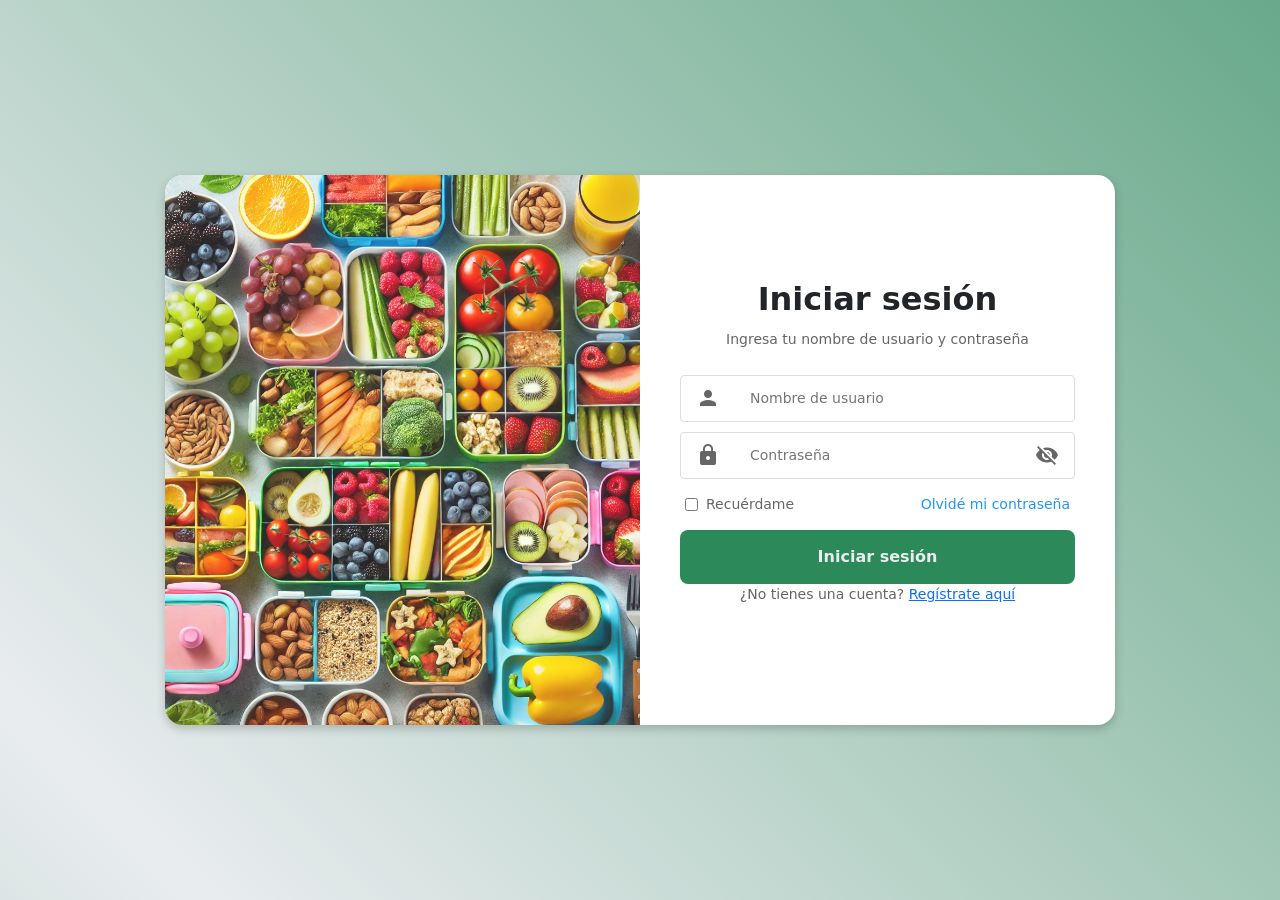
<file: index.html>
<!DOCTYPE html>
<html lang="es">

<head>
    <meta charset="UTF-8">
    <meta name="viewport" content="width=device-width, initial-scale=1.0">
    <title>NutriKids - Loncheras Saludables</title>
    <link rel="stylesheet" href="https://cdn.jsdelivr.net/npm/bootstrap@5.3.0/dist/css/bootstrap.min.css">
    <link rel="stylesheet" href="https://cdnjs.cloudflare.com/ajax/libs/font-awesome/6.4.0/css/all.min.css">
    <style>
        :root {
            --primary-color: #2c8a5a;
            --secondary-color: #f5a623;
            --background-color: #f8f9fa;
            --text-color: #2d3748;
        }

        body {
            background-color: var(--background-color);
            color: var(--text-color);
            font-family: 'Segoe UI', system-ui, sans-serif;
        }

        .navbar {
            background: var(--primary-color) !important;
            box-shadow: 0 2px 10px rgba(0, 0, 0, 0.1);
        }

        .navbar-brand {
            color: white !important;
            font-weight: 600;
        }

        .card {
            border: none;
            border-radius: 12px;
            box-shadow: 0 4px 6px rgba(0, 0, 0, 0.05);
            transition: transform 0.2s;
        }

        .card:hover {
            transform: translateY(-3px);
        }

        .badge-nutricion {
            font-size: 0.8rem;
            padding: 0.4em 0.6em;
        }

        .food-card {
            cursor: pointer;
            border: 1px solid rgba(0, 0, 0, 0.05);
        }

        .progress {
            height: 8px;
            border-radius: 4px;
        }

        .btn-primary {
            background-color: var(--primary-color);
            border: none;
            padding: 0.5rem 1.2rem;
        }

        .btn-primary:hover {
            background-color: #23734a;
        }

        .food-card img {
            height: 120px;
            object-fit: cover;
            border-radius: 12px 12px 0 0;
        }

        .card-body {
            padding: 0.8rem;
        }

        .card-img-top {
            border-bottom: 1px solid rgba(0, 0, 0, 0.1);
        }

        .receta-container {
        text-align: center;
    }

    .receta-container img {
        display: block;
        margin: 0 auto;
    }

        @media (max-width: 768px) {
            .sidebar {
                margin-bottom: 1.5rem;
            }
        }
    </style>
</head>

<script>
    if (!localStorage.getItem("loggedUser")) {
        window.location.href = "login.html"; // Redirigir si no hay sesión activa
    }
</script>

<body onload="protectPage()">
    <nav class="navbar navbar-expand-lg navbar-dark">
        <div class="container">
            <!-- Logo / Marca -->
            <a class="navbar-brand" href="#">
                <i class="fas fa-apple-alt me-2"></i>NutriKids
            </a>

            <!-- Contenedor de botones -->
            <div class="d-flex align-items-center gap-2">
                <button class="btn btn-sm btn-warning" onclick="masinformacion()">
                    <i class="fas fa-question text-white"></i>
                </button>

                <button class="btn btn-danger d-flex align-items-center gap-2 animate__animated animate__fadeIn"
                    onclick="logout()">
                    <i class="fas fa-sign-out-alt"></i>
                </button>
            </div>
        </div>
    </nav>




    <div class="modal fade" id="infoModal" tabindex="-1" aria-hidden="true">
        <div class="modal-dialog">
            <div class="modal-content">
                <div class="modal-header">
                    <h5 class="modal-title">Más Información</h5>
                    <button type="button" class="btn-close" data-bs-dismiss="modal"></button>
                </div>
                <div class="modal-body text-center">
                    <div class="row">
                        <div class="col-6">
                            <div class="card btn-primary text-white"
                                onclick="abrirEnlace('https://clinicasanfelipe.com/blog/loncheras-escolares-saludables')">
                                <div class="card-body">
                                    <h6 class="card-title">¿QUÉ SON LONCHERAS SALUDABLES?</h6>

                                </div>
                            </div>
                        </div>
                        <div class="col-6">
                            <div class="card btn-primary text-white"
                                onclick="abrirEnlace('https://drive.google.com/file/d/121EErmo3-sWibf3kNE5gGaMeDnLycPiO/view')">
                                <div class="card-body">
                                    <h6 class="card-title">¿CUÁNTAS CALORÍAS DEBEN TENER?</h6>
                                </div>
                            </div>
                        </div>
                    </div>
                </div>
            </div>
        </div>
    </div>

    <div class="container py-4">
        <div class="row">
            <!-- Nevera Virtual -->
            <aside class="col-lg-4 sidebar">
                <div class="card mb-4">
                    <div class="card-body">
                        <div class="row g-3">
                            <div class="col-md-6">
                                <label class="form-label">
                                    <i class="fas fa-child me-1"></i>¿Cuál es la edad del niño o niña?
                                </label>
                                <select id="edad" class="form-select" onchange="actualizarRecomendaciones()">
                                    <option value="2-3">2 a 3 años</option>
                                    <option value="4-8">4 a 8 años</option>
                                    <option value="9-13">9 a 13 años</option>
                                </select>
                            </div>
                            <div class="col-md-6">
                                <label class="form-label">
                                    <i class="fas fa-bullseye me-1"></i>Objetivo diario
                                </label>
                                <div class="alert alert-light small m-0">
                                    Calorías: <span id="meta-calorias">200</span> kcal
                                    <br>Proteínas: <span id="meta-proteinas">10</span>g
                                </div>
                            </div>
                        </div>
                    </div>
                </div>
                <!--
                <div class="card">
                    <div class="card-header bg-white">
                        <h5 class="m-0">
                            <i class="fas fa-chart-pie me-2 text-primary"></i>Estadísticas
                        </h5>
                    </div>
                    <div class="card-body">
                        <div class="mb-3">
                            <label class="form-label small">Categorías en nevera:</label>
                            <div id="categorias-chart"></div>
                        </div>
                        <div class="mt-3">
                            <label class="form-label small">Balance nutricional:</label>
                            <div class="progress mb-2">
                                <div class="progress-bar bg-success" id="progreso-frutas"></div>
                            </div>
                            <div class="progress mb-2">
                                <div class="progress-bar bg-primary" id="progreso-proteinas"></div>
                            </div>
                            <div class="progress">
                                <div class="progress-bar bg-warning" id="progreso-cereales"></div>
                            </div>
                        </div>
                    </div>
                </div> -->


                <!-- Panel de recetas -->
                <div class="card mb-4">
                    <div class="card-header bg-white d-flex justify-content-between align-items-center">
                        <h5 class="m-0">
                            <i class="fas fa-book me-2 text-primary"></i>Recetas de los Alimentos
                        </h5>
                        <button class="btn btn-sm btn-danger" onclick="cerrarRecetas()">
                            <i class="fas fa-times"></i>
                        </button>
                    </div>
                    <div class="card-body">
                        <ul id="lista-recetas" class="list-group small">
                            <li class="list-group-item text-muted">Selecciona alimentos de TU LONCHERA para ver recetas</li>
                        </ul>
                    </div>
                </div>
                


            </aside>

            <!-- Contenido Principal -->
            <main class="col-lg-8">

                <div class="card mb-4">
                    <div class="card-header d-flex justify-content-between align-items-center bg-white">
                        <h5 class="m-0">
                            <i class="fas fa-refrigerator me-2 text-primary"></i>Escoge los Alimentos
                        </h5>
                        <button class="btn btn-sm btn-primary" onclick="mostrarModal()">
                            <i class="fas fa-plus me-1"></i>Agregar
                        </button>
                    </div>
                    <div class="card-body">
                        <div id="alimentos-disponibles" class="row g-2"></div>
                        <p class="text-muted mt-3 small">
                            <i class="fas fa-info-circle me-1"></i>
                            Total alimentos: <span id="contador-alimentos">0</span>
                        </p>
                    </div>
                </div>

                <div class="card mb-4">
                    <div class="card-header bg-white">
                        <h5 class="m-0">
                            <i class="fas fa-lightbulb me-2 text-primary"></i>Has tus combinaciones
                        </h5>
                    </div>
                    <div class="card-body">
                        <div class="row g-2" id="lista-recomendaciones"></div>
                    </div>
                </div>

                <div class="card">
                    <div class="card-header bg-white d-flex justify-content-between align-items-center">
                        <h5 class="m-0">
                            <i class="fas fa-lunchbox me-2 text-primary"></i>Tu Lonchera
                        </h5>
                        <button class="btn btn-sm btn-danger" onclick="vaciarLonchera()">
                            <i class="fas fa-trash me-1"></i>Vaciar
                        </button>
                    </div>
                    <div class="card-body">
                        <div id="resumen-nutricional" class="mb-4"></div>
                        <div class="row g-2" id="lonchera"></div>
                    </div>
                </div>
            </main>
        </div>
    </div>

    <!-- Modal -->
    <div class="modal fade" id="modalNevera">
        <div class="modal-dialog modal-lg">
            <div class="modal-content">
                <div class="modal-header">
                    <h5 class="modal-title">
                        <i class="fas fa-search me-2"></i>Buscar alimentos
                    </h5>
                    <button type="button" class="btn-close" data-bs-dismiss="modal"></button>
                </div>
                <div class="modal-body">
                    <div class="input-group mb-3">
                        <span class="input-group-text">
                            <i class="fas fa-search"></i>
                        </span>
                        <input type="text" class="form-control" placeholder="Buscar por nombre o categoría..."
                            id="buscarAlimento" onkeyup="filtrarAlimentos(this.value)">
                    </div>
                    <div class="row g-2" id="lista-alimentos-modal"></div>
                </div>
            </div>
        </div>
    </div>

    <!-- Modal de Confirmación -->
    <div class="modal fade" id="confirmacionModal" tabindex="-1">
        <div class="modal-dialog">
            <div class="modal-content">
                <div class="modal-header">
                    <h5 class="modal-title">¿Estás seguro?</h5>
                    <button type="button" class="btn-close" data-bs-dismiss="modal"></button>
                </div>
                <div class="modal-body">
                    <p id="confirmacionMensaje"></p>
                </div>
                <div class="modal-footer">
                    <button type="button" class="btn btn-secondary" data-bs-dismiss="modal">Cancelar</button>
                    <button type="button" class="btn btn-danger" id="confirmarAccion">Sí, estoy seguro</button>
                </div>
            </div>
        </div>
    </div>

   
    <script src="assets/js/auth.js"></script>
    <script src="https://cdn.jsdelivr.net/npm/bootstrap@5.3.0/dist/js/bootstrap.bundle.min.js"></script>
    <script src="assets/js/scripts.js"></script>
</body>

</html>
</file>
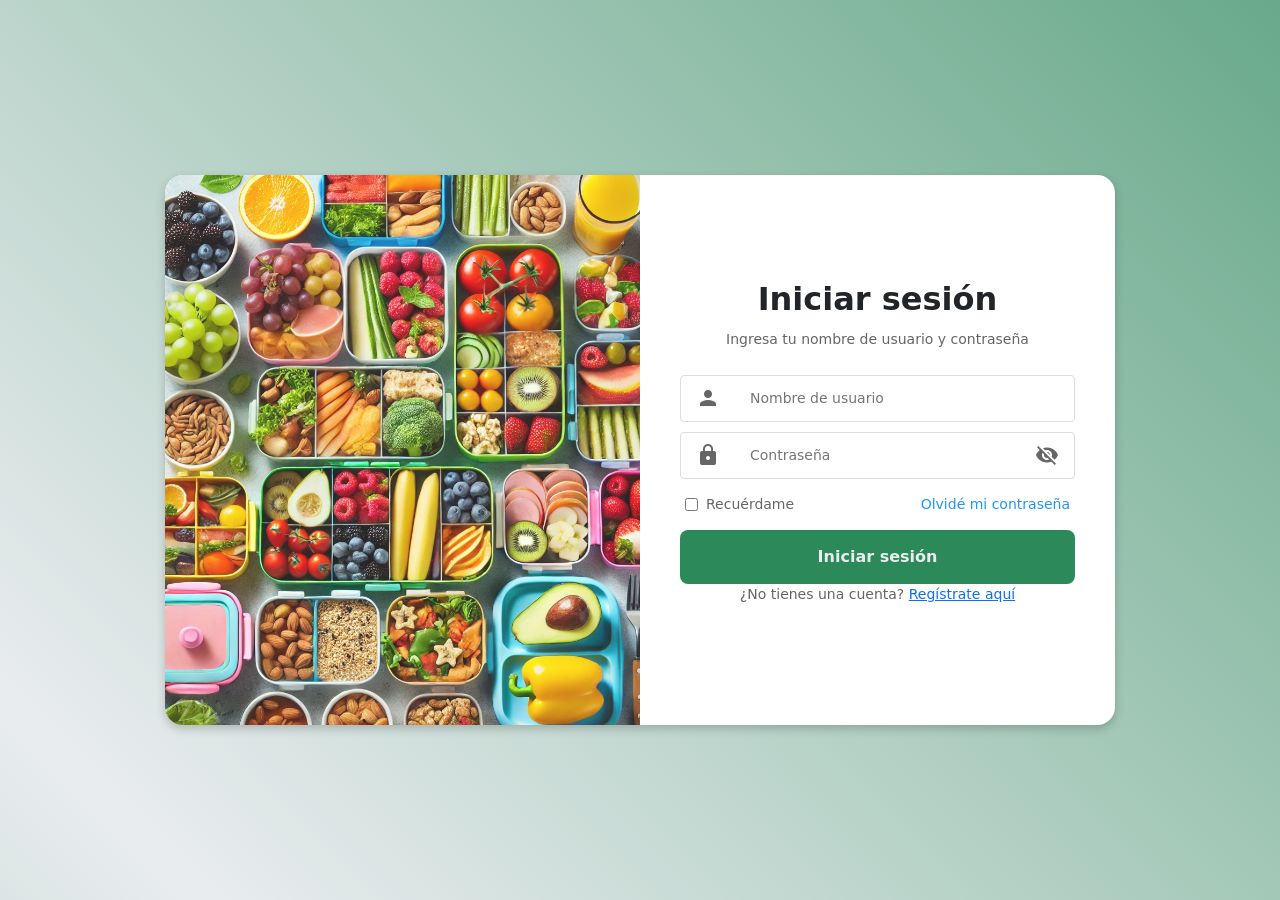
<file: login.html>
<!DOCTYPE html>
<html lang="es">

<head>
    <meta charset="utf-8" />
    <meta name="viewport" content="width=device-width, initial-scale=1">
    <link rel="icon" type="image/png" href="./assets/img/icono.png">
    <title>NutriKid</title>

    <!-- Fuentes e íconos -->
    <link href="https://fonts.googleapis.com/css?family=Open+Sans:300,400,600,700" rel="stylesheet">
    <link href="https://fonts.googleapis.com/icon?family=Material+Icons" rel="stylesheet">

    <!-- Estilos -->
    <link rel="stylesheet" href="assets/css/style_login.css">

    <!-- Preload de la imagen -->
    <link rel="preload" href="assets/img/portada.webp" as="image">

    <!-- Boostrap -->
    <link href="https://cdn.jsdelivr.net/npm/bootstrap@5.3.3/dist/css/bootstrap.min.css" rel="stylesheet"
        integrity="sha384-QWTKZyjpPEjISv5WaRU9OFeRpok6YctnYmDr5pNlyT2bRjXh0JMhjY6hW+ALEwIH" crossorigin="anonymous">
    <script src="https://cdn.jsdelivr.net/npm/bootstrap@5.3.3/dist/js/bootstrap.bundle.min.js"
        integrity="sha384-YvpcrYf0tY3lHB60NNkmXc5s9fDVZLESaAA55NDzOxhy9GkcIdslK1eN7N6jIeHz" crossorigin="anonymous">
        </script>
</head>

<style>
    .image-container {
        width: 50%;
        background: linear-gradient(rgba(255, 255, 255, 0.1), rgba(255, 255, 255, 0.1)), url('assets/img/portada.webp');
        background-position: center center;
        background-size: cover;
        image-rendering: optimizeQuality;
        -webkit-backface-visibility: hidden;
        backface-visibility: hidden;
    }
</style>

<body>
    <div class="login-card">
        <div class="image-container"></div>

        <div class="form-container">
            <h2>Iniciar sesión</h2>
            <p>Ingresa tu nombre de usuario y contraseña</p>

            <form onsubmit="login(event)" autocomplete="off">
                <div class="input-container">
                    <span class="input-icon"><i class="material-icons">person</i></span>
                    <input type="text" class="input-field" name="user" placeholder="Nombre de usuario" required>
                </div>

                <div class="input-container">
                    <span class="input-icon"><i class="material-icons">lock</i></span>
                    <input type="password" class="input-field" name="password" placeholder="Contraseña" required>
                    <span class="input-icon password-toggle" onclick="togglePassword(this)">
                        <i class="material-icons">visibility_off</i>
                    </span>
                </div>

                <div class="form-options">
                    <label class="checkbox-label">
                        <input type="checkbox" name="remember">
                        <span>Recuérdame</span>
                    </label>
                    <a href="#" class="forgot-password">Olvidé mi contraseña</a>
                </div>

                <button type="submit">Iniciar sesión</button>
                <p>¿No tienes una cuenta? <a href="register.html">Regístrate aquí</a></p>

            </form>

            <script src="assets/js/auth.js"></script>

        </div>
    </div>

    <!-- Modal de error -->
    <div class="modal fade" id="errorModal" tabindex="-1" aria-hidden="true">
        <div class="modal-dialog">
            <div class="modal-content">
                <div class="modal-header">
                    <h5 class="modal-title">Error de inicio de sesión</h5>
                    <button type="button" class="btn-close" data-bs-dismiss="modal" aria-label="Close"></button>
                </div>
                <div class="modal-body">
                    Usuario o contraseña incorrectos. Inténtalo de nuevo.
                </div>
                <div class="modal-footer">
                    <button type="button" class="btn btn-secondary" data-bs-dismiss="modal">Cerrar</button>
                </div>
            </div>
        </div>
    </div>

    <!-- Bootstrap JS (para que el modal funcione) -->
    <script src="https://cdn.jsdelivr.net/npm/bootstrap@5.3.3/dist/js/bootstrap.bundle.min.js"></script>


    <script>
        function togglePassword(element) {
            const passwordInput = element.previousElementSibling;
            const icon = element.querySelector('i');
            passwordInput.type = passwordInput.type === 'password' ? 'text' : 'password';
            icon.textContent = passwordInput.type === 'password' ? 'visibility_off' : 'visibility';
        }
    </script>
</body>

</html>
</file>
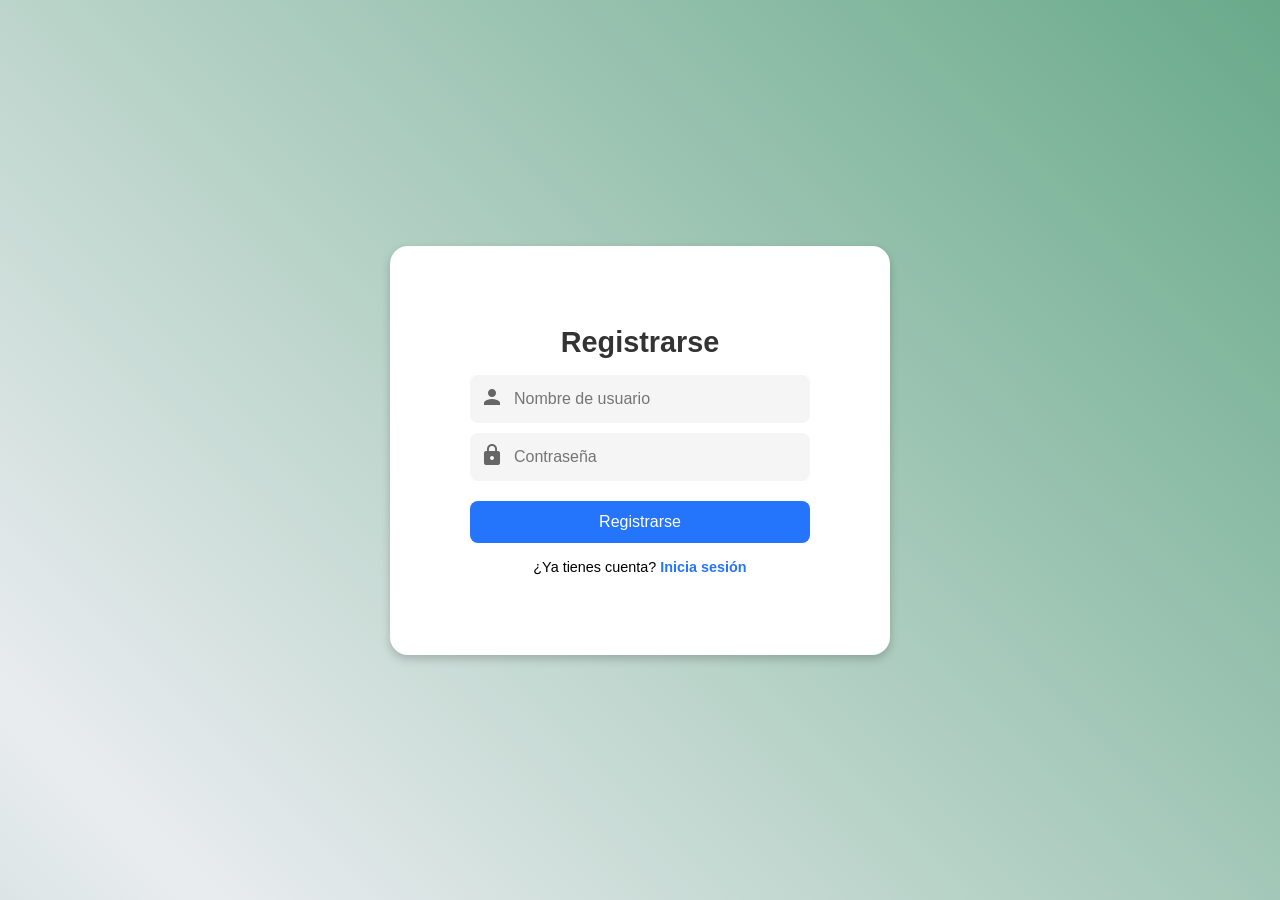
<file: register.html>
<!DOCTYPE html>
<html lang="es">

<head>
    <meta charset="UTF-8">
    <meta name="viewport" content="width=device-width, initial-scale=1.0">
    <title>Registro</title>
    <link href="https://fonts.googleapis.com/icon?family=Material+Icons" rel="stylesheet">
    <link rel="stylesheet" href="./assets/css/style_register.css">
</head>

<body>
    <div class="register-card">
        <h2>Registrarse</h2>
        <form onsubmit="register(event)" autocomplete="off">
            <div class="input-container">
                <span class="input-icon"><i class="material-icons">person</i></span>
                <input type="text" id="username" class="input-field" placeholder="Nombre de usuario" required>
            </div>

            <div class="input-container">
                <span class="input-icon"><i class="material-icons">lock</i></span>
                <input type="password" id="password" class="input-field" placeholder="Contraseña" required>
            </div>

            <button type="submit">Registrarse</button>
        </form>
        <p>¿Ya tienes cuenta? <a href="login.html">Inicia sesión</a></p>
    </div>

    <script src="assets/js/register.js"></script>
</body>

</html>
</file>
<file: assets/css/style_login.css>
/* Estilos unificados */
 .input-container {
     position: relative;
     display: flex;
     align-items: center;
     background: #fff;
     border: 1px solid #ddd;
     border-radius: 4px;
     transition: all 0.3s ease;
     margin: 10px 0;
 }

 .input-container:hover {
     border-color: #999;
 }

 .input-icon {
     padding: 0 15px;
     color: #666;
     display: flex;
     align-items: center;
     transition: color 0.3s ease;
 }

 .input-field {
     width: 100%;
     padding: 12px 15px;
     border: none;
     outline: none;
     font-size: 14px;
     background: transparent;
 }

 .input-field:focus {
     box-shadow: none;
 }

 .input-container:focus-within {
     border-color: #2196F3;
     box-shadow: 0 0 0 2px rgba(33, 150, 243, 0.1);
 }

 .input-container:focus-within .input-icon {
     color: #2196F3;
 }

 body {
     background: linear-gradient(45deg, #2c8a5a, #e9ecef, #2c8a5a, #e9ecef);
     background-size: 400% 400%;
     animation: gradientAnimation 15s ease infinite;
     display: flex;
     justify-content: center;
     align-items: center;
     height: 100vh;
     margin: 0;
 }

 @keyframes gradientAnimation {
     0% {
         background-position: 0% 50%;
     }

     50% {
         background-position: 100% 50%;
     }

     100% {
         background-position: 0% 50%;
     }
 }

 .login-card {
     display: flex;
     width: 950px;
     height: 550px;
     border-radius: 18px;
     overflow: hidden;
     box-shadow: 0px 4px 10px rgba(0, 0, 0, 0.2);
     background: white;
 }

 


 .form-container {
     width: 50%;
     padding: 40px;
     display: flex;
     flex-direction: column;
     justify-content: center;
 }

 .form-container h2 {
     font-weight: bold;
     margin-bottom: 10px;
     text-align: center;
 }

 .form-container p {
     margin-bottom: 15px;
     font-size: 14px;
     color: #666;
     text-align: center;
 }

 button[type="submit"] {
     width: 100%;
     padding: 15px;
     background: #2c8a5a;
     color: #e9ecef;
     border: none;
     border-radius: 8px;
     cursor: pointer;
     font-size: 16px;
     font-weight: 600;
     transition: all 0.4s cubic-bezier(0.4, 0, 0.2, 1);
     position: relative;
     overflow: hidden;
     transform: translateZ(0);
 }

 button[type="submit"]:hover {
     transform: scale(1.02);
     box-shadow: 0 8px 20px rgba(44, 138, 90, 0.3);
     letter-spacing: 0.5px;
 }

 button[type="submit"]:active {
     transform: scale(0.98);
 }

 button[type="submit"]::after {
     content: '';
     position: absolute;
     top: 50%;
     left: 50%;
     width: 300px;
     height: 300px;
     background: rgba(255, 255, 255, 0.15);
     border-radius: 50%;
     transform: translate(-50%, -50%) scale(0);
     animation: pulse 1s;
     pointer-events: none;
 }

 @keyframes pulse {
     to {
         transform: translate(-50%, -50%) scale(2);
         opacity: 0;
     }
 }

 .form-options {
     display: flex;
     justify-content: space-between;
     align-items: center;
     margin: 15px 0;
     padding: 0 5px;
 }

 .checkbox-label {
     display: flex;
     align-items: center;
     gap: 8px;
     cursor: pointer;
     color: #666;
     font-size: 14px;
 }

 .checkbox-label input[type="checkbox"] {
     margin: 0;
     cursor: pointer;
 }

 .form-options a {
     color: #2196F3;
     text-decoration: none;
     font-size: 14px;
     transition: all 0.3s ease;
 }

 .form-options a:hover {
     text-decoration: underline;
     opacity: 0.9;
 }

 @media (max-width: 1024px) {
     .login-card {
         flex-direction: column;
         width: 100%;
         max-width: 500px;
         height: auto;
     }

     .image-container {
         display: none;
     }

     .form-container {
         width: 100%;
         padding: 20px;
     }
 }

 @media (max-width: 768px) {
     .login-card {
         max-width: 350px;
     }
 }

 @media (max-width: 480px) {
     .form-options {
         flex-direction: column;
         align-items: flex-start;
         gap: 12px;
     }
 }

 @media (-webkit-min-device-pixel-ratio: 2),
 (min-resolution: 192dpi) {
     .image-container {
         background: linear-gradient(rgba(255, 255, 255, 0.1), rgba(255, 255, 255, 0.1)), url('assets/img/portada.webp');
     }
 }
</file>
<file: assets/css/style_register.css>
/* Reset básico */
* {
    margin: 0;
    padding: 0;
    box-sizing: border-box;
    font-family: Arial, sans-serif;
}

body {
    background: linear-gradient(45deg, #2c8a5a, #e9ecef, #2c8a5a, #e9ecef);
    background-size: 400% 400%;
    animation: gradientAnimation 15s ease infinite;
    display: flex;
    justify-content: center;
    align-items: center;
    height: 100vh;
    margin: 0;
}

@keyframes gradientAnimation {
    0% {
        background-position: 0% 50%;
    }

    50% {
        background-position: 100% 50%;
    }

    100% {
        background-position: 0% 50%;
    }
}

/* Tarjeta de registro */
.register-card {
    background: #fff;
    padding: 5rem;
    border-radius: 18px;
    box-shadow: 0px 4px 10px rgba(0, 0, 0, 0.2);
    text-align: center;
    width: 500px;
}

/* Título */
.register-card h2 {
    margin-bottom: 1rem;
    font-size: 1.8rem;
    color: #333;
}

/* Contenedor de inputs */
.input-container {
    position: relative;
    display: flex;
    align-items: center;
    background: #f5f5f5;
    border-radius: 8px;
    padding: 10px;
    margin: 10px 0;
}

/* Iconos */
.input-icon {
    color: #666;
    padding-right: 10px;
}

/* Inputs */
.input-field {
    width: 100%;
    border: none;
    outline: none;
    background: transparent;
    font-size: 1rem;
}

/* Botón */
button {
    width: 100%;
    padding: 12px;
    background: #2575fc;
    color: #fff;
    border: none;
    border-radius: 8px;
    cursor: pointer;
    font-size: 1rem;
    margin-top: 10px;
    transition: 0.3s;
}

button:hover {
    background: #1e5bd6;
}

/* Enlace */
p {
    margin-top: 1rem;
    font-size: 0.9rem;
}

p a {
    color: #2575fc;
    text-decoration: none;
    font-weight: bold;
}

p a:hover {
    text-decoration: underline;
}
</file>
